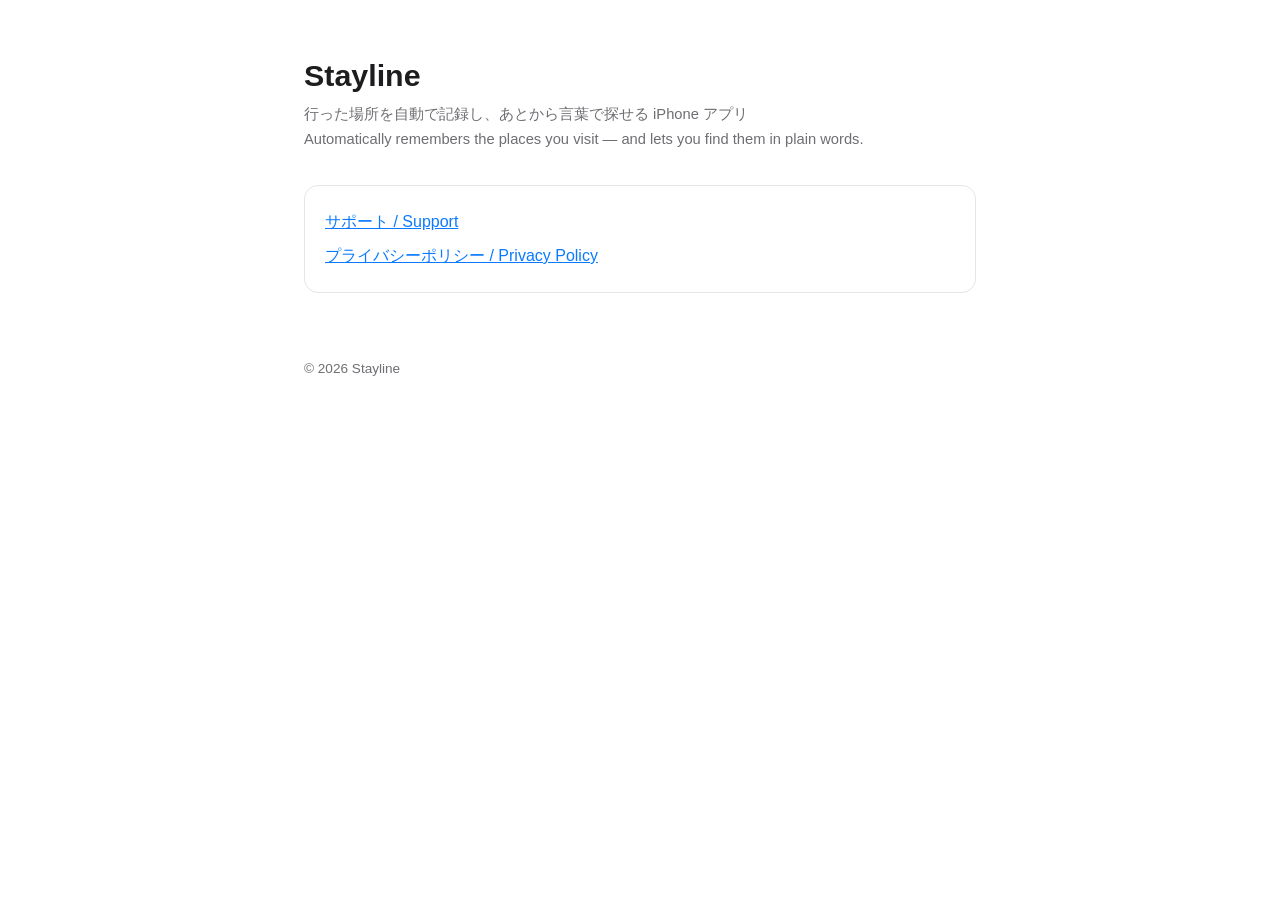
<file: index.html>
<!DOCTYPE html>
<html lang="ja">
<head>
<meta charset="utf-8">
<meta name="viewport" content="width=device-width, initial-scale=1">
<title>Stayline</title>
<link rel="stylesheet" href="style.css">
</head>
<body>
<main>
<header>
  <h1>Stayline</h1>
  <p class="muted">行った場所を自動で記録し、あとから言葉で探せる iPhone アプリ<br>Automatically remembers the places you visit — and lets you find them in plain words.</p>
</header>
<div class="card">
  <p><a href="support/">サポート / Support</a></p>
  <p><a href="privacy/">プライバシーポリシー / Privacy Policy</a></p>
</div>
<footer>© 2026 Stayline</footer>
</main>
</body>
</html>
</file>
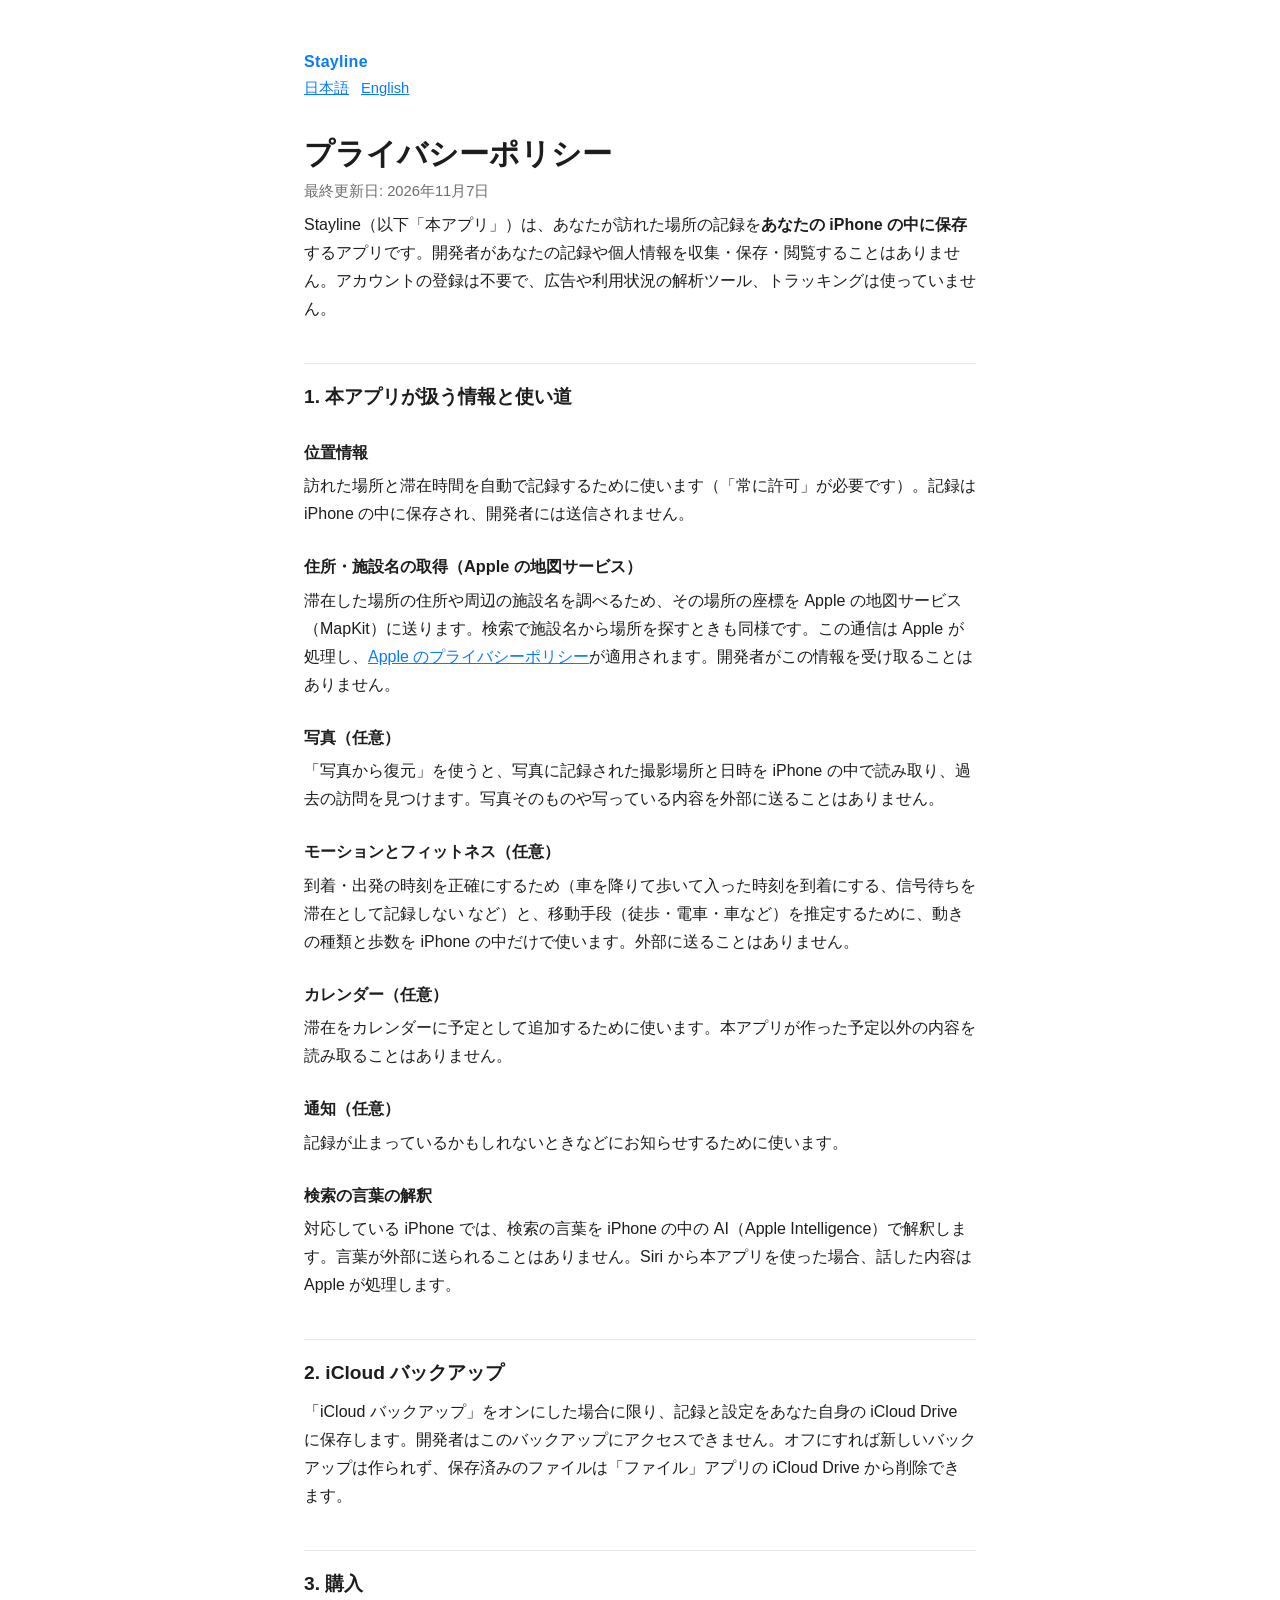
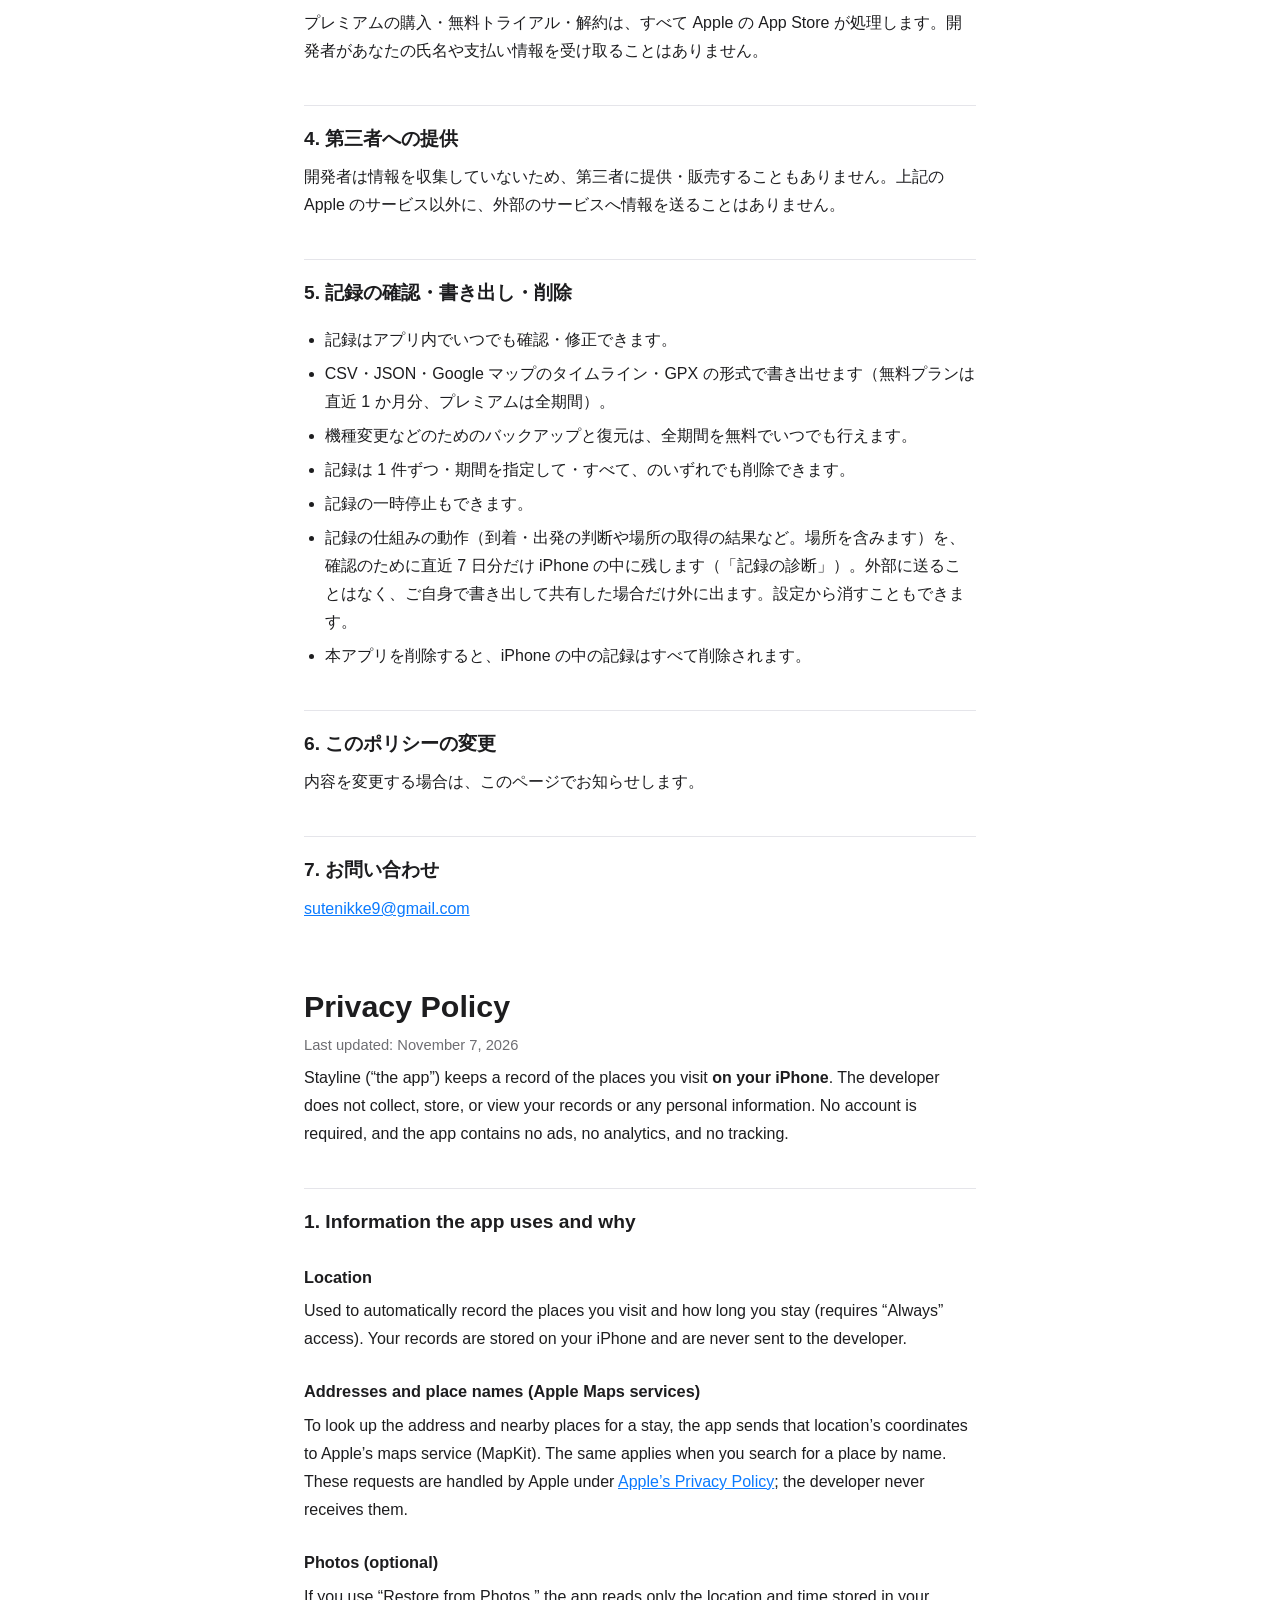
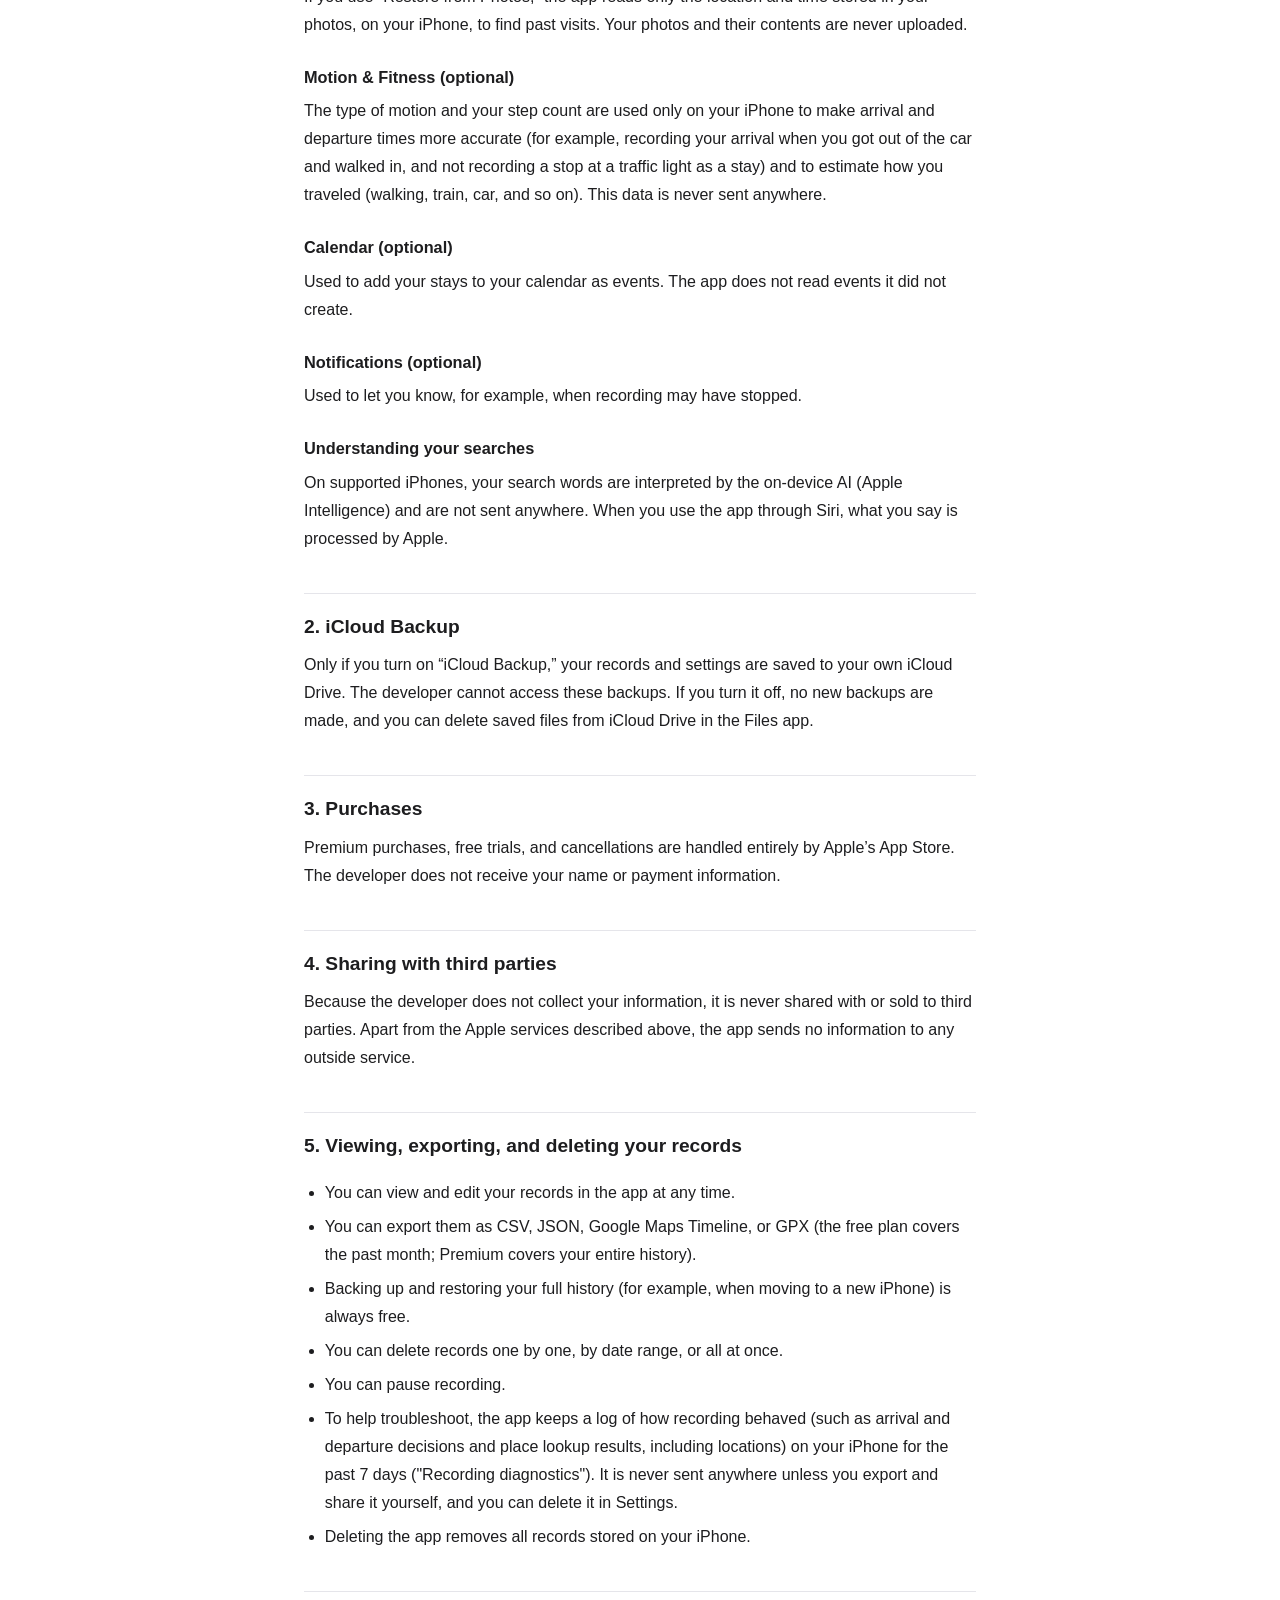
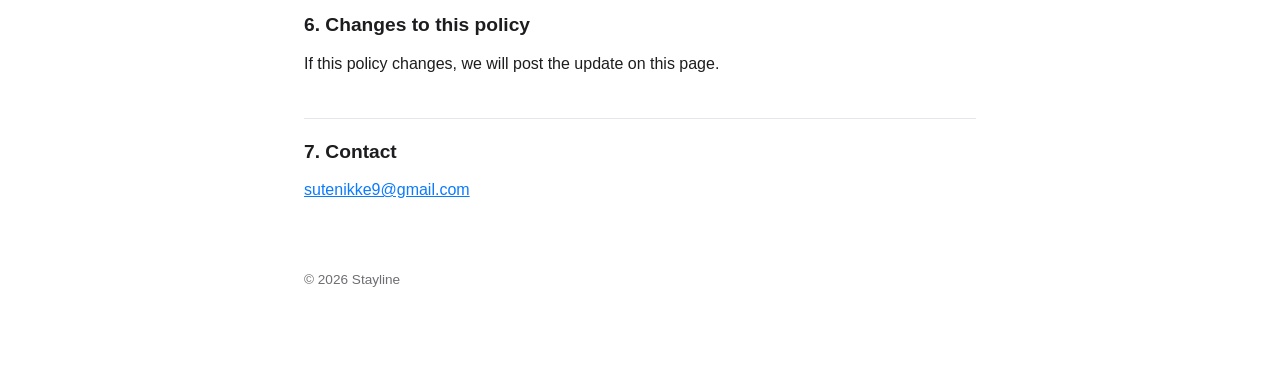
<file: privacy/index.html>
<!DOCTYPE html>
<html lang="ja">
<head>
<meta charset="utf-8">
<meta name="viewport" content="width=device-width, initial-scale=1">
<title>プライバシーポリシー / Privacy Policy — Stayline</title>
<link rel="stylesheet" href="../style.css">
</head>
<body>
<main>
<header>
  <a class="app" href="../">Stayline</a>
  <div class="lang"><a href="#ja">日本語</a><a href="#en">English</a></div>
</header>

<section id="ja" lang="ja">
<h1>プライバシーポリシー</h1>
<p class="muted">最終更新日: 2026年11月7日</p>

<p>Stayline（以下「本アプリ」）は、あなたが訪れた場所の記録を<strong>あなたの iPhone の中に保存</strong>するアプリです。開発者があなたの記録や個人情報を収集・保存・閲覧することはありません。アカウントの登録は不要で、広告や利用状況の解析ツール、トラッキングは使っていません。</p>

<h2>1. 本アプリが扱う情報と使い道</h2>
<h3>位置情報</h3>
<p>訪れた場所と滞在時間を自動で記録するために使います（「常に許可」が必要です）。記録は iPhone の中に保存され、開発者には送信されません。</p>
<h3>住所・施設名の取得（Apple の地図サービス）</h3>
<p>滞在した場所の住所や周辺の施設名を調べるため、その場所の座標を Apple の地図サービス（MapKit）に送ります。検索で施設名から場所を探すときも同様です。この通信は Apple が処理し、<a href="https://www.apple.com/legal/privacy/">Apple のプライバシーポリシー</a>が適用されます。開発者がこの情報を受け取ることはありません。</p>
<h3>写真（任意）</h3>
<p>「写真から復元」を使うと、写真に記録された撮影場所と日時を iPhone の中で読み取り、過去の訪問を見つけます。写真そのものや写っている内容を外部に送ることはありません。</p>
<h3>モーションとフィットネス（任意）</h3>
<p>到着・出発の時刻を正確にするため（車を降りて歩いて入った時刻を到着にする、信号待ちを滞在として記録しない など）と、移動手段（徒歩・電車・車など）を推定するために、動きの種類と歩数を iPhone の中だけで使います。外部に送ることはありません。</p>
<h3>カレンダー（任意）</h3>
<p>滞在をカレンダーに予定として追加するために使います。本アプリが作った予定以外の内容を読み取ることはありません。</p>
<h3>通知（任意）</h3>
<p>記録が止まっているかもしれないときなどにお知らせするために使います。</p>
<h3>検索の言葉の解釈</h3>
<p>対応している iPhone では、検索の言葉を iPhone の中の AI（Apple Intelligence）で解釈します。言葉が外部に送られることはありません。Siri から本アプリを使った場合、話した内容は Apple が処理します。</p>

<h2>2. iCloud バックアップ</h2>
<p>「iCloud バックアップ」をオンにした場合に限り、記録と設定をあなた自身の iCloud Drive に保存します。開発者はこのバックアップにアクセスできません。オフにすれば新しいバックアップは作られず、保存済みのファイルは「ファイル」アプリの iCloud Drive から削除できます。</p>

<h2>3. 購入</h2>
<p>プレミアムの購入・無料トライアル・解約は、すべて Apple の App Store が処理します。開発者があなたの氏名や支払い情報を受け取ることはありません。</p>

<h2>4. 第三者への提供</h2>
<p>開発者は情報を収集していないため、第三者に提供・販売することもありません。上記の Apple のサービス以外に、外部のサービスへ情報を送ることはありません。</p>

<h2>5. 記録の確認・書き出し・削除</h2>
<ul>
  <li>記録はアプリ内でいつでも確認・修正できます。</li>
  <li>CSV・JSON・Google マップのタイムライン・GPX の形式で書き出せます（無料プランは直近 1 か月分、プレミアムは全期間）。</li>
  <li>機種変更などのためのバックアップと復元は、全期間を無料でいつでも行えます。</li>
  <li>記録は 1 件ずつ・期間を指定して・すべて、のいずれでも削除できます。</li>
  <li>記録の一時停止もできます。</li>
  <li>記録の仕組みの動作（到着・出発の判断や場所の取得の結果など。場所を含みます）を、確認のために直近 7 日分だけ iPhone の中に残します（「記録の診断」）。外部に送ることはなく、ご自身で書き出して共有した場合だけ外に出ます。設定から消すこともできます。</li>
  <li>本アプリを削除すると、iPhone の中の記録はすべて削除されます。</li>
</ul>

<h2>6. このポリシーの変更</h2>
<p>内容を変更する場合は、このページでお知らせします。</p>

<h2>7. お問い合わせ</h2>
<p><a href="mailto:sutenikke9@gmail.com">sutenikke9@gmail.com</a></p>
</section>

<section id="en" lang="en">
<h1>Privacy Policy</h1>
<p class="muted">Last updated: November 7, 2026</p>

<p>Stayline (“the app”) keeps a record of the places you visit <strong>on your iPhone</strong>. The developer does not collect, store, or view your records or any personal information. No account is required, and the app contains no ads, no analytics, and no tracking.</p>

<h2>1. Information the app uses and why</h2>
<h3>Location</h3>
<p>Used to automatically record the places you visit and how long you stay (requires “Always” access). Your records are stored on your iPhone and are never sent to the developer.</p>
<h3>Addresses and place names (Apple Maps services)</h3>
<p>To look up the address and nearby places for a stay, the app sends that location’s coordinates to Apple’s maps service (MapKit). The same applies when you search for a place by name. These requests are handled by Apple under <a href="https://www.apple.com/legal/privacy/">Apple’s Privacy Policy</a>; the developer never receives them.</p>
<h3>Photos (optional)</h3>
<p>If you use “Restore from Photos,” the app reads only the location and time stored in your photos, on your iPhone, to find past visits. Your photos and their contents are never uploaded.</p>
<h3>Motion &amp; Fitness (optional)</h3>
<p>The type of motion and your step count are used only on your iPhone to make arrival and departure times more accurate (for example, recording your arrival when you got out of the car and walked in, and not recording a stop at a traffic light as a stay) and to estimate how you traveled (walking, train, car, and so on). This data is never sent anywhere.</p>
<h3>Calendar (optional)</h3>
<p>Used to add your stays to your calendar as events. The app does not read events it did not create.</p>
<h3>Notifications (optional)</h3>
<p>Used to let you know, for example, when recording may have stopped.</p>
<h3>Understanding your searches</h3>
<p>On supported iPhones, your search words are interpreted by the on-device AI (Apple Intelligence) and are not sent anywhere. When you use the app through Siri, what you say is processed by Apple.</p>

<h2>2. iCloud Backup</h2>
<p>Only if you turn on “iCloud Backup,” your records and settings are saved to your own iCloud Drive. The developer cannot access these backups. If you turn it off, no new backups are made, and you can delete saved files from iCloud Drive in the Files app.</p>

<h2>3. Purchases</h2>
<p>Premium purchases, free trials, and cancellations are handled entirely by Apple’s App Store. The developer does not receive your name or payment information.</p>

<h2>4. Sharing with third parties</h2>
<p>Because the developer does not collect your information, it is never shared with or sold to third parties. Apart from the Apple services described above, the app sends no information to any outside service.</p>

<h2>5. Viewing, exporting, and deleting your records</h2>
<ul>
  <li>You can view and edit your records in the app at any time.</li>
  <li>You can export them as CSV, JSON, Google Maps Timeline, or GPX (the free plan covers the past month; Premium covers your entire history).</li>
  <li>Backing up and restoring your full history (for example, when moving to a new iPhone) is always free.</li>
  <li>You can delete records one by one, by date range, or all at once.</li>
  <li>You can pause recording.</li>
  <li>To help troubleshoot, the app keeps a log of how recording behaved (such as arrival and departure decisions and place lookup results, including locations) on your iPhone for the past 7 days ("Recording diagnostics"). It is never sent anywhere unless you export and share it yourself, and you can delete it in Settings.</li>
  <li>Deleting the app removes all records stored on your iPhone.</li>
</ul>

<h2>6. Changes to this policy</h2>
<p>If this policy changes, we will post the update on this page.</p>

<h2>7. Contact</h2>
<p><a href="mailto:sutenikke9@gmail.com">sutenikke9@gmail.com</a></p>
</section>

<footer>© 2026 Stayline</footer>
</main>
</body>
</html>
</file>
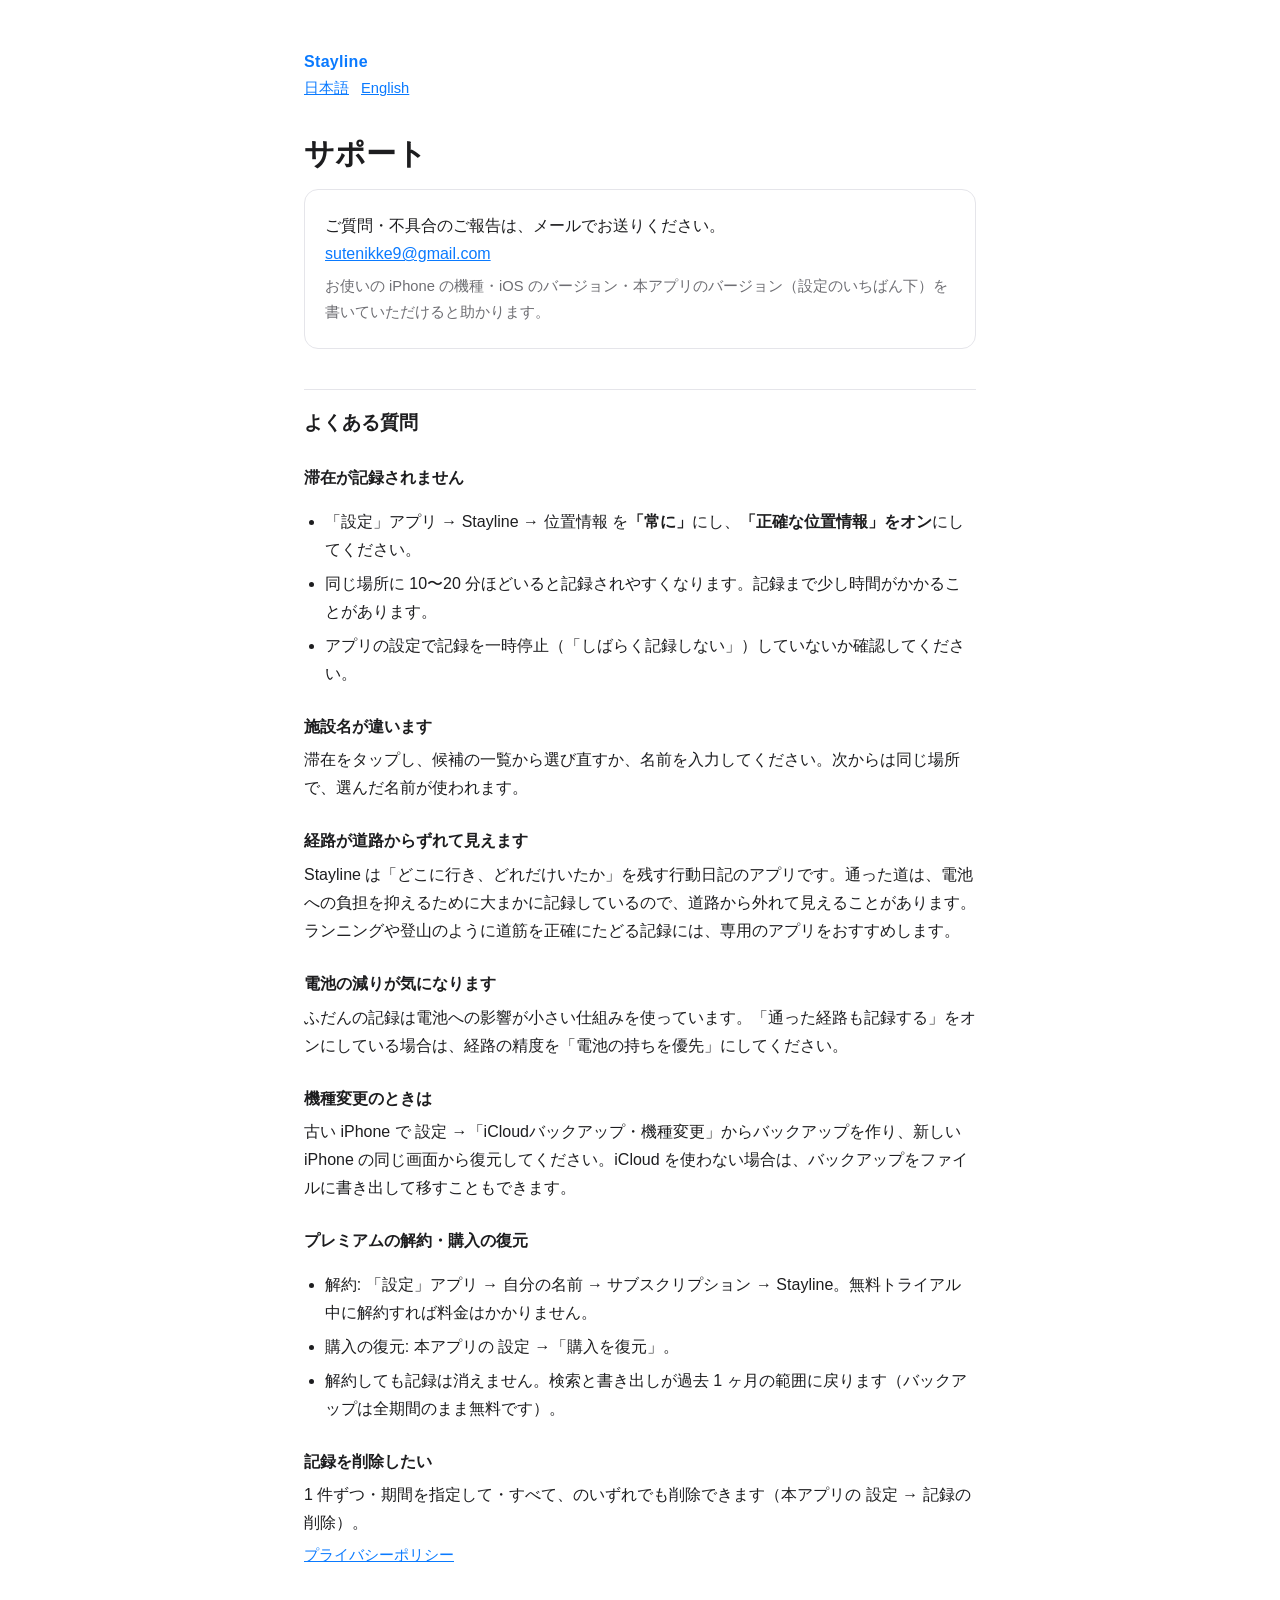
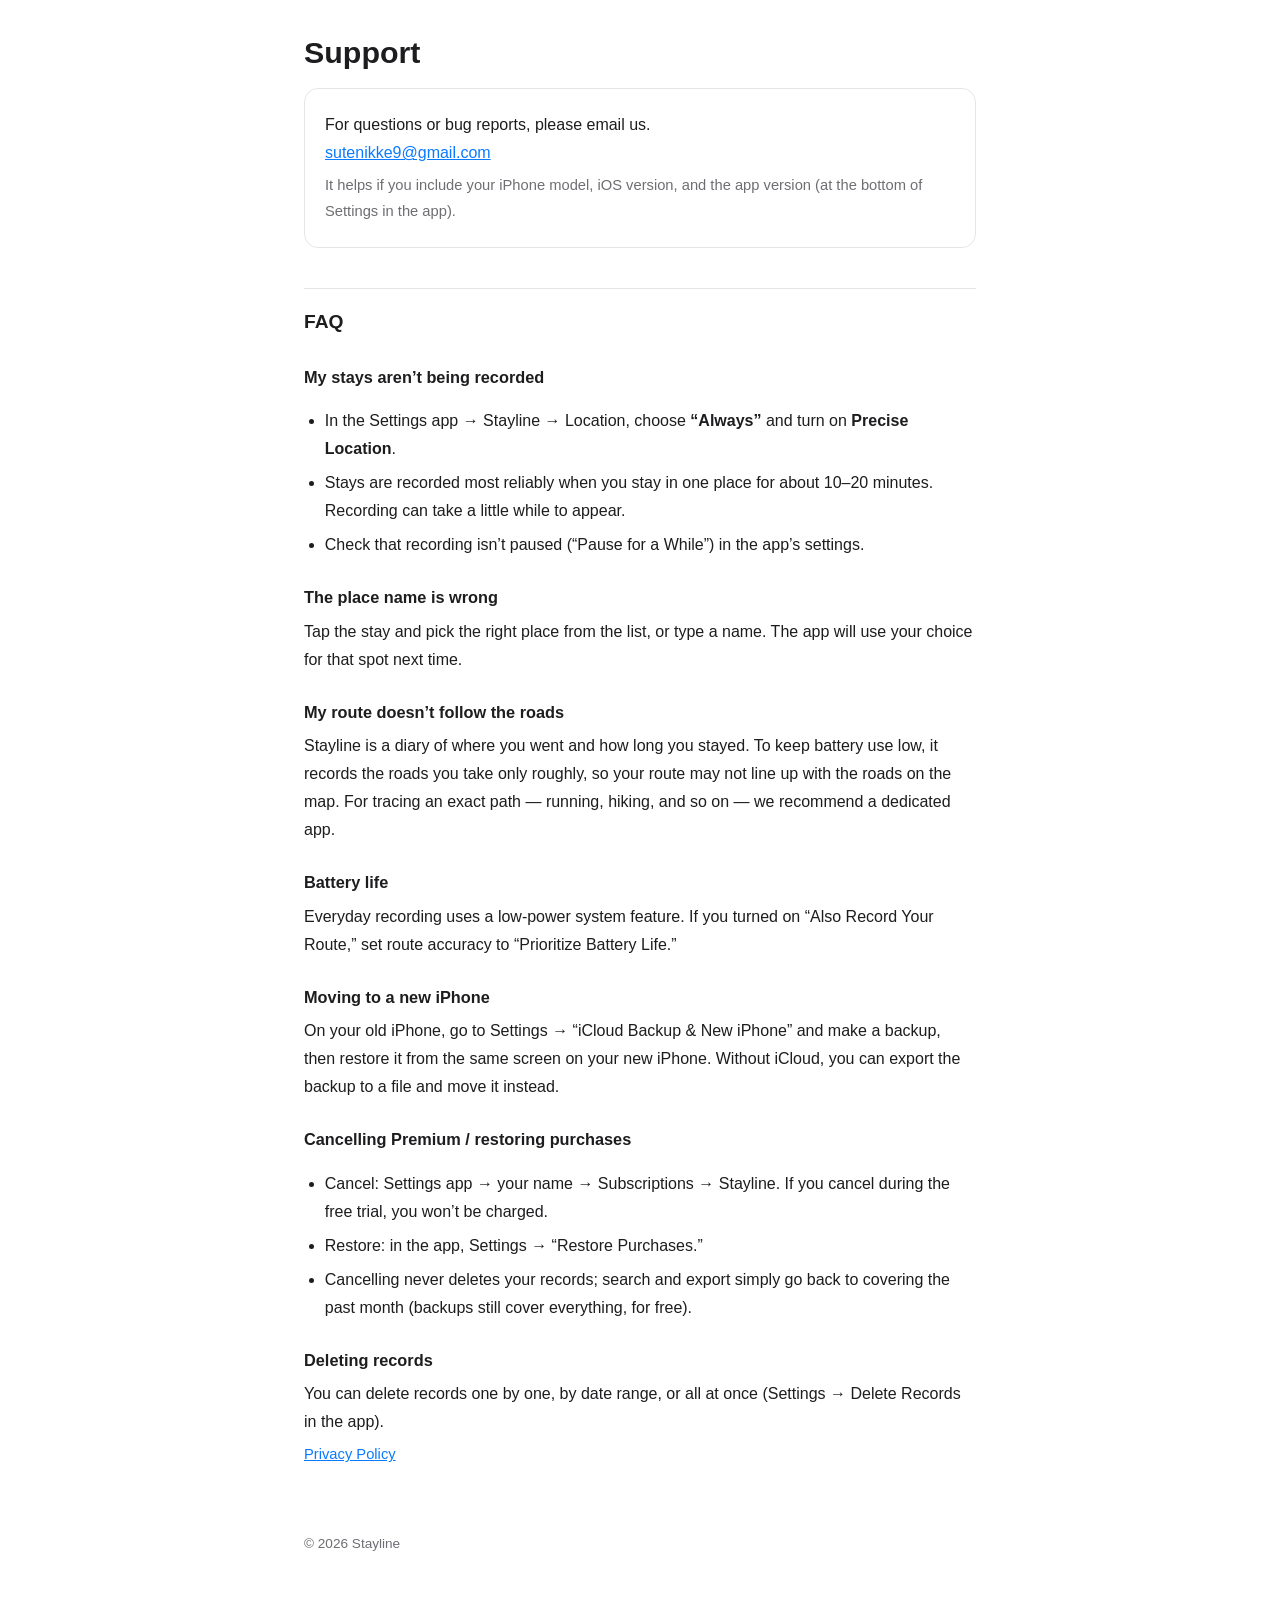
<file: support/index.html>
<!DOCTYPE html>
<html lang="ja">
<head>
<meta charset="utf-8">
<meta name="viewport" content="width=device-width, initial-scale=1">
<title>サポート / Support — Stayline</title>
<link rel="stylesheet" href="../style.css">
</head>
<body>
<main>
<header>
  <a class="app" href="../">Stayline</a>
  <div class="lang"><a href="#ja">日本語</a><a href="#en">English</a></div>
</header>

<section id="ja" lang="ja">
<h1>サポート</h1>
<div class="card">
  <p>ご質問・不具合のご報告は、メールでお送りください。<br><a href="mailto:sutenikke9@gmail.com">sutenikke9@gmail.com</a></p>
  <p class="muted">お使いの iPhone の機種・iOS のバージョン・本アプリのバージョン（設定のいちばん下）を書いていただけると助かります。</p>
</div>

<h2>よくある質問</h2>
<h3>滞在が記録されません</h3>
<ul>
  <li>「設定」アプリ → Stayline → 位置情報 を<strong>「常に」</strong>にし、<strong>「正確な位置情報」をオン</strong>にしてください。</li>
  <li>同じ場所に 10〜20 分ほどいると記録されやすくなります。記録まで少し時間がかかることがあります。</li>
  <li>アプリの設定で記録を一時停止（「しばらく記録しない」）していないか確認してください。</li>
</ul>
<h3>施設名が違います</h3>
<p>滞在をタップし、候補の一覧から選び直すか、名前を入力してください。次からは同じ場所で、選んだ名前が使われます。</p>
<h3>経路が道路からずれて見えます</h3>
<p>Stayline は「どこに行き、どれだけいたか」を残す行動日記のアプリです。通った道は、電池への負担を抑えるために大まかに記録しているので、道路から外れて見えることがあります。ランニングや登山のように道筋を正確にたどる記録には、専用のアプリをおすすめします。</p>
<h3>電池の減りが気になります</h3>
<p>ふだんの記録は電池への影響が小さい仕組みを使っています。「通った経路も記録する」をオンにしている場合は、経路の精度を「電池の持ちを優先」にしてください。</p>
<h3>機種変更のときは</h3>
<p>古い iPhone で 設定 →「iCloudバックアップ・機種変更」からバックアップを作り、新しい iPhone の同じ画面から復元してください。iCloud を使わない場合は、バックアップをファイルに書き出して移すこともできます。</p>
<h3>プレミアムの解約・購入の復元</h3>
<ul>
  <li>解約: 「設定」アプリ → 自分の名前 → サブスクリプション → Stayline。無料トライアル中に解約すれば料金はかかりません。</li>
  <li>購入の復元: 本アプリの 設定 →「購入を復元」。</li>
  <li>解約しても記録は消えません。検索と書き出しが過去 1 ヶ月の範囲に戻ります（バックアップは全期間のまま無料です）。</li>
</ul>
<h3>記録を削除したい</h3>
<p>1 件ずつ・期間を指定して・すべて、のいずれでも削除できます（本アプリの 設定 → 記録の削除）。</p>
<p class="muted"><a href="../privacy/">プライバシーポリシー</a></p>
</section>

<section id="en" lang="en">
<h1>Support</h1>
<div class="card">
  <p>For questions or bug reports, please email us.<br><a href="mailto:sutenikke9@gmail.com">sutenikke9@gmail.com</a></p>
  <p class="muted">It helps if you include your iPhone model, iOS version, and the app version (at the bottom of Settings in the app).</p>
</div>

<h2>FAQ</h2>
<h3>My stays aren’t being recorded</h3>
<ul>
  <li>In the Settings app → Stayline → Location, choose <strong>“Always”</strong> and turn on <strong>Precise Location</strong>.</li>
  <li>Stays are recorded most reliably when you stay in one place for about 10–20 minutes. Recording can take a little while to appear.</li>
  <li>Check that recording isn’t paused (“Pause for a While”) in the app’s settings.</li>
</ul>
<h3>The place name is wrong</h3>
<p>Tap the stay and pick the right place from the list, or type a name. The app will use your choice for that spot next time.</p>
<h3>My route doesn’t follow the roads</h3>
<p>Stayline is a diary of where you went and how long you stayed. To keep battery use low, it records the roads you take only roughly, so your route may not line up with the roads on the map. For tracing an exact path — running, hiking, and so on — we recommend a dedicated app.</p>
<h3>Battery life</h3>
<p>Everyday recording uses a low-power system feature. If you turned on “Also Record Your Route,” set route accuracy to “Prioritize Battery Life.”</p>
<h3>Moving to a new iPhone</h3>
<p>On your old iPhone, go to Settings → “iCloud Backup &amp; New iPhone” and make a backup, then restore it from the same screen on your new iPhone. Without iCloud, you can export the backup to a file and move it instead.</p>
<h3>Cancelling Premium / restoring purchases</h3>
<ul>
  <li>Cancel: Settings app → your name → Subscriptions → Stayline. If you cancel during the free trial, you won’t be charged.</li>
  <li>Restore: in the app, Settings → “Restore Purchases.”</li>
  <li>Cancelling never deletes your records; search and export simply go back to covering the past month (backups still cover everything, for free).</li>
</ul>
<h3>Deleting records</h3>
<p>You can delete records one by one, by date range, or all at once (Settings → Delete Records in the app).</p>
<p class="muted"><a href="../privacy/">Privacy Policy</a></p>
</section>

<footer>© 2026 Stayline</footer>
</main>
</body>
</html>
</file>
<file: style.css>
:root { color-scheme: light dark; --fg:#1d1d1f; --muted:#6e6e73; --bg:#fff; --line:#e5e5ea; --accent:#0a7aff; }
@media (prefers-color-scheme: dark) { :root { --fg:#f5f5f7; --muted:#a1a1a6; --bg:#111113; --line:#2c2c2e; --accent:#409cff; } }
* { box-sizing: border-box; }
body { margin:0; background:var(--bg); color:var(--fg); font: 16px/1.75 -apple-system, BlinkMacSystemFont, "Hiragino Sans", "Helvetica Neue", sans-serif; }
main { max-width: 720px; margin: 0 auto; padding: 48px 24px 80px; }
header { margin-bottom: 32px; }
.app { font-weight: 700; letter-spacing: .02em; color: var(--accent); text-decoration: none; }
h1 { font-size: 1.9rem; line-height: 1.3; margin: 8px 0 4px; }
h2 { font-size: 1.2rem; margin: 40px 0 8px; padding-top: 16px; border-top: 1px solid var(--line); }
h3 { font-size: 1.02rem; margin: 24px 0 4px; }
p, li { margin: 6px 0; }
ul { padding-left: 1.3em; }
.muted { color: var(--muted); font-size: .92rem; }
.lang { display:flex; gap:12px; font-size:.92rem; }
.lang a { color: var(--accent); }
section + section { margin-top: 64px; }
a { color: var(--accent); }
.card { border:1px solid var(--line); border-radius:14px; padding:16px 20px; margin:16px 0; }
footer { margin-top: 64px; font-size: .85rem; color: var(--muted); }
</file>
